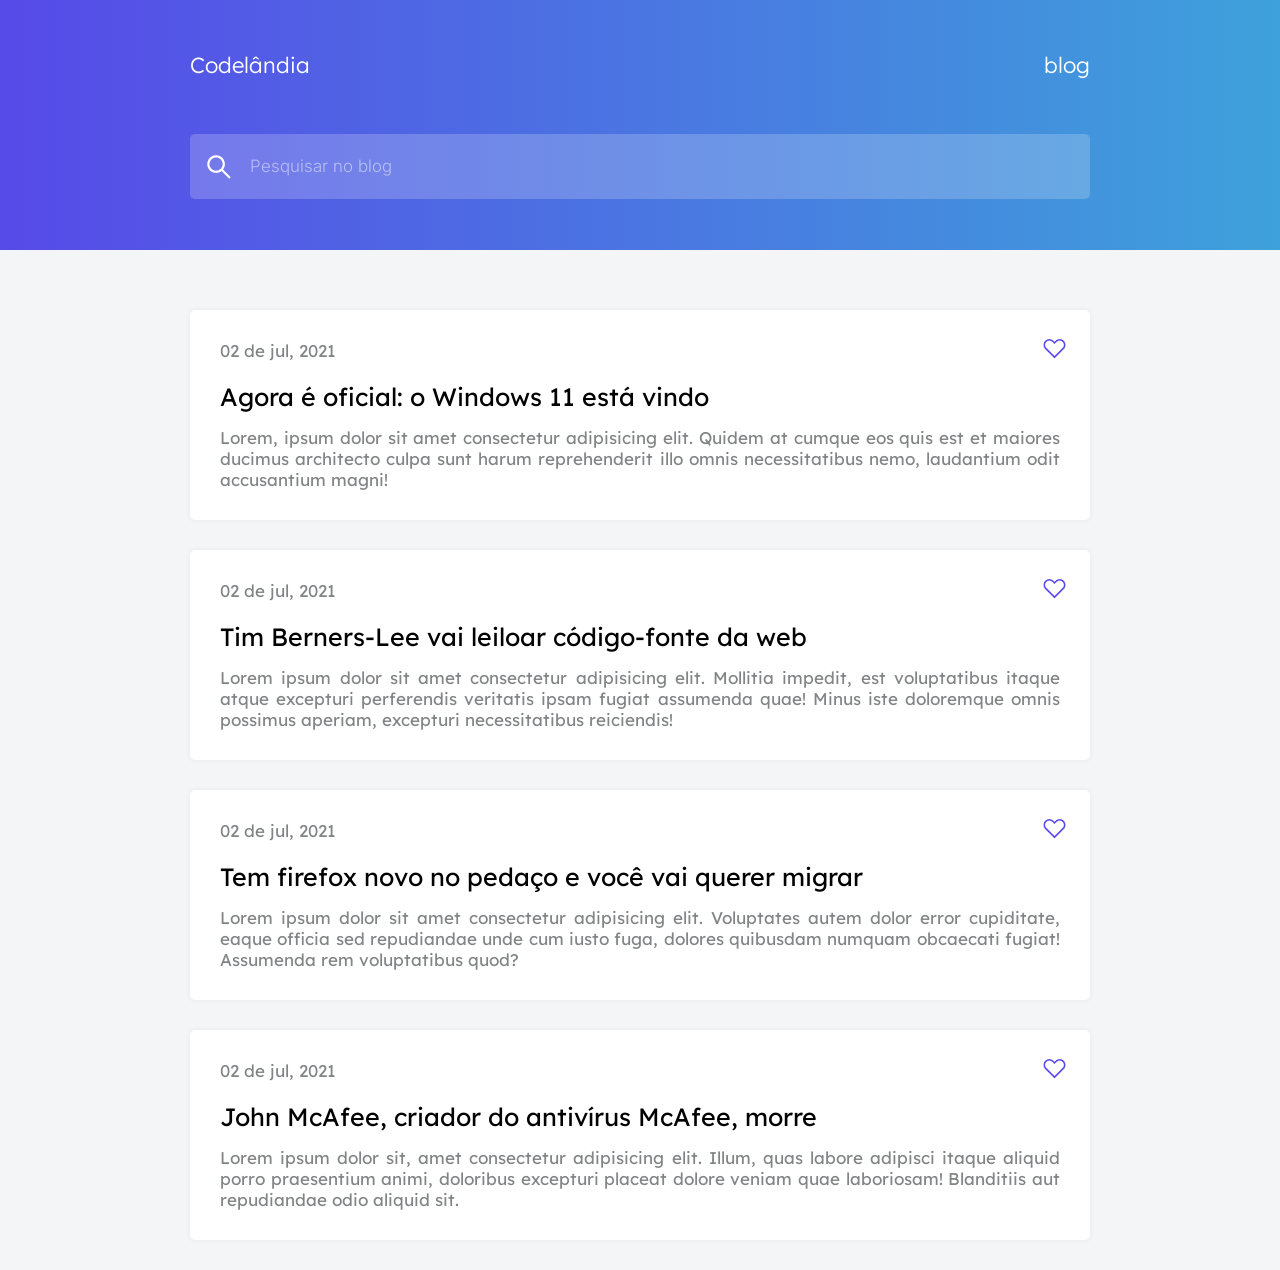
<file: d001/index.html>
<!DOCTYPE html>
<html lang="pt-br">
<head>
    <meta charset="UTF-8">
    <meta http-equiv="X-UA-Compatible" content="IE=edge">
    <meta name="viewport" content="width=device-width, initial-scale=1.0">
    <link rel="stylesheet" href="estilo/style.css">
    <title>Blog</title>
</head>
<body>
    <header>
        
            <div id="contheader">
                <div id="titleheader">
                    <h1>Codelândia</h1>
                    <p>blog</p>
                </div>
                <input type="search" name="" id="" placeholder="Pesquisar no blog" >
            </div>
        
    </header>
    <main>

        <div>
            <p class="data">02 de jul, 2021</p>
            <h2>Agora é oficial: o Windows 11 está vindo</h2>
            <p>Lorem, ipsum dolor sit amet consectetur adipisicing elit. Quidem at cumque eos quis est et maiores ducimus architecto culpa sunt harum reprehenderit illo omnis necessitatibus nemo, laudantium odit accusantium magni!</p>
        </div>
        <div>
            <p class="data">02 de jul, 2021</p>
           
            <h2>Tim Berners-Lee vai leiloar código-fonte da web</h2>
            <p>Lorem ipsum dolor sit amet consectetur adipisicing elit. Mollitia impedit, est voluptatibus itaque atque excepturi perferendis veritatis ipsam fugiat assumenda quae! Minus iste 
            doloremque omnis possimus aperiam, excepturi necessitatibus reiciendis!</p>
        </div>
        <div>
            <p class="data">02 de jul, 2021</p>
            
            <h2>Tem firefox novo no pedaço e você vai querer migrar</h2>
            <p>Lorem ipsum dolor sit amet consectetur adipisicing elit. Voluptates autem dolor error cupiditate, eaque officia sed repudiandae unde cum iusto fuga, dolores quibusdam numquam obcaecati fugiat! Assumenda rem voluptatibus quod?</p>
        </div>

        <div>
            <p class="data">02 de jul, 2021</p>
           
            <h2>John McAfee, criador do antivírus McAfee, morre</h2>
            <p>Lorem ipsum dolor sit, amet consectetur adipisicing elit. Illum, quas labore adipisci itaque aliquid porro praesentium animi, doloribus excepturi placeat dolore veniam quae laboriosam! Blanditiis aut repudiandae odio aliquid sit.</p>
        </div>
    </main>
</body>
</html>
</file>
<file: d001/estilo/style.css>
@charset "UTF-8";
@import url('https://fonts.googleapis.com/css2?family=Lexend+Deca:wght@200;300;400&display=swap');

@import url('https://fonts.googleapis.com/css2?family=Inter:wght@500&display=swap');

@import url('https://fonts.googleapis.com/css2?family=Inter&display=swap');

@import url('https://fonts.googleapis.com/css2?family=Inter:wght@300&display=swap');


*{
    padding: 0px;
    margin: 0px;
}

header {
    display: flex;
    justify-content: space-between;
    width: 100%;
    height: 250px;
    margin: auto;
    background-image: linear-gradient(to right, #574AE8, #3EA1DB);
    color: white;
    margin-bottom: 60px;
    
}

#contheader{
    max-width: 900px;
    margin: auto;
    justify-content: space-between;
    
}
#titleheader{
    max-width: 900px;
    display: flex;
    justify-content: space-between;
    margin: auto;
    padding-bottom:55px;
}

header > div > div > h1 {
    display: flex;
    font-size: 22px;
    font-family: 'Lexend Deca', sans-serif;
    font-weight: 300;
    
}

header > div >div > p {
    display: flex;
    font-size: 22px;
    font-family: 'Lexend Deca', sans-serif;
    font-weight: 300;
   
}

input{
    color: white;
    font-family: Arial, Helvetica, sans-serif;
    font-size: 17px;
    padding-left: 60px;
    width: 900px;
    height: 65px;
    top: 144px;
    left: 228px;
    border: none;
    outline: none;
    border-radius: 5px;
    background-color: #FFFFFF33;
    background-image: url('/imagens/lupa.png');
    background-repeat: no-repeat;
    background-position: left center;
    background-position-x: 17px;

   
}
input::placeholder{
    color: white;
    opacity: 50%;
    font-family: 'Inter', sans-serif;
    font-weight: 300;
    font-size: 17px;
    
    
}
body{
    background-color:#F3F5F7;
    margin: auto;
   
}

main {
    margin: auto;
    max-width: 900px;
}

main > div {
    margin: auto;
    align-items: center;
    text-align: justify;
    border-radius: 5px;
    background-color: white;
    margin-bottom: 30px;
    padding: 30px;
    font-family: 'Lexend Deca', sans-serif;
    box-shadow: 0px 0px 4px 1px rgba(0, 0, 0, 0.041);
    background-image: url('/imagens/coracao.png');
    background-repeat: no-repeat;
    background-position: right top;
    background-position-x: 97.25%;
    background-position-y: 15%;
    
}

.data {
    margin-bottom: 20px;
}

main > div > p {
    color: #828486;
    font-size: 17px;
    display: inline-block;
}

main > div > h2 {
    font-size: 25px;
    font-weight: 400;
    margin-bottom: 15px;

}

svg{
   fill: white;

}

@media (max-width:910px) {
   
    header {
        display: flex;
        justify-content: space-between;
        width: 100%;
        height: 155px;
        margin: auto;
        background-image: linear-gradient(to right, #574AE8, #3EA1DB);
        color: white;
        margin-bottom: 40px;
        
    }
    #contheader{
        width: 95%;
        margin: auto;
        margin-top: 25px;
        justify-content: space-between;
        padding: 15px;
        
    }
    #titleheader{
        width: 100%;
        display: flex;
        justify-content: space-between;
        margin: auto;
        padding-bottom: 30px;
        
        
    }
    header > div > div > h1 {
        display: flex;
        font-size: 14px;
        font-family: 'Lexend Deca', sans-serif;
        font-weight: 300;
        
    }
    header > div >div > p {
        display: flex;
        font-size: 14px;
        font-family: 'Lexend Deca', sans-serif;
        font-weight: 300;
       
    }
    input{
        
        color: white;
        font-family: Arial, Helvetica, sans-serif;
        font-size: 11px;
        padding-left: 45px;
        width: 100%;
        height: 30px;
        border: none;
        outline: none;
        border-radius: 4px;
        background-color: #FFFFFF33;
        background-image: url('/imagens/lupa.png');
        background-size: 13px;
        background-repeat: no-repeat;
        background-position: left center;
        background-position-x: 10px;
    }
    input::placeholder{
        color: white;
        opacity: 50%;
        font-family: 'Inter', sans-serif;
        font-weight: 300;
        font-size: 11px;
        
        
    }
    body{
        background-color:#F3F5F7;
        margin: auto;
       
    }
    
    main {
        margin: auto;
        width: 90%;
    }
    
    main > div {
        margin: auto;
        align-items: center;
        text-align: justify;
        border-radius: 5px;
        background-color: white;
        margin-bottom: 20px;
        padding: 10px;
        font-family: 'Lexend Deca', sans-serif;
        box-shadow: 0px 0px 4px 1px rgba(0, 0, 0, 0.041);
        background-image: url('/imagens/coracao.png');
        background-size: 15px;
        background-repeat: no-repeat;
        background-position: right top;
        background-position-x: 95.25%;
        background-position-y: 10%;
        
    }
    
    .data {
        margin-bottom: 20px;
    }
    
    main > div > p {
        color: #828486;
        font-size: 11px;
        display: inline-block;
    }
    
    main > div > h2 {
        font-size: 15px;
        font-weight: 400;
        margin-bottom: 12px;
    
    }
    
}
</file>
